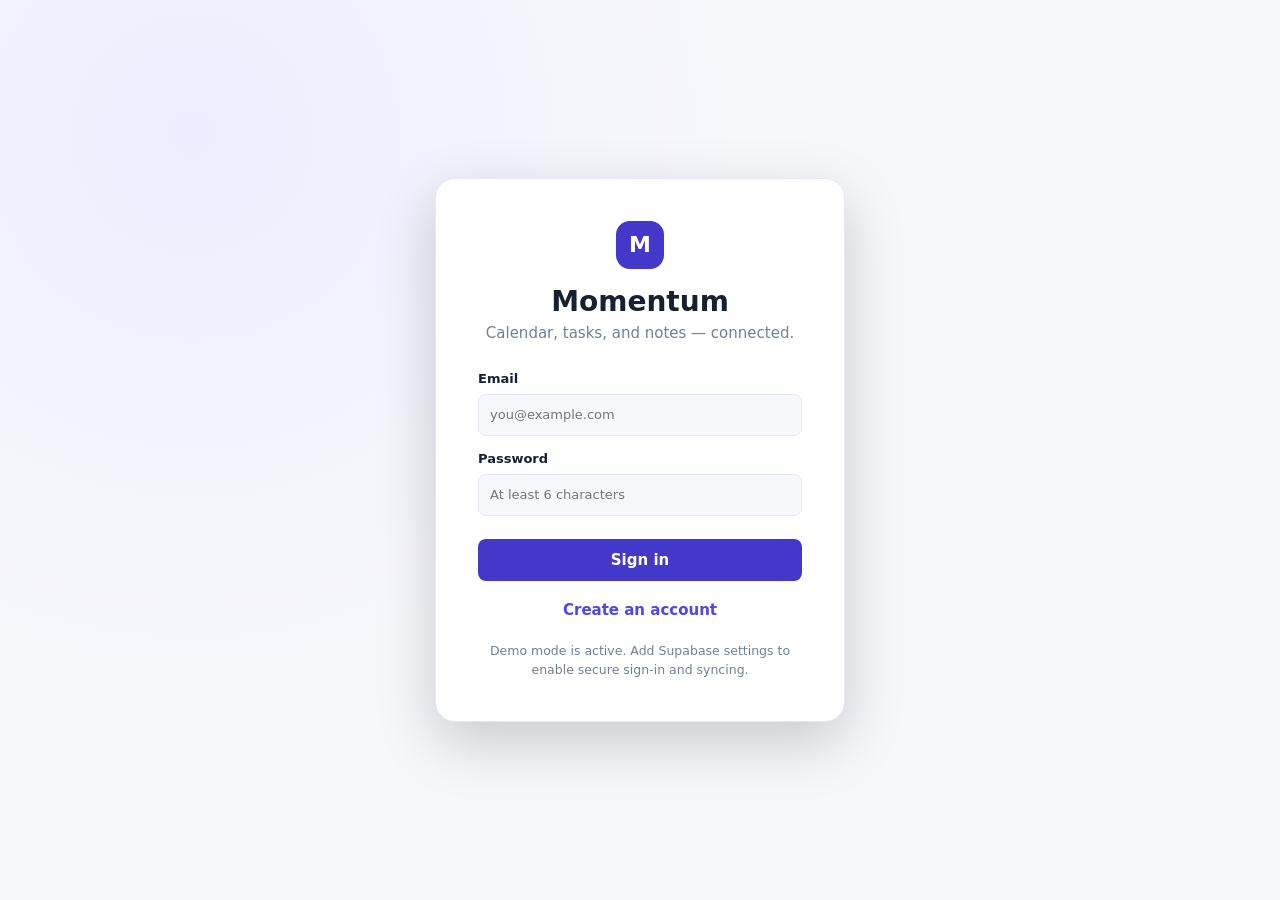
<file: index.html>
<!doctype html>
<html lang="en">
<head>
<meta charset="UTF-8" />
<meta name="viewport" content="width=device-width, initial-scale=1.0" />
<meta name="theme-color" content="#131316" />
<title>Momentum — Sign in</title>
<script>
(function () {
  var t = localStorage.getItem('momentum-theme');
  if (t && t !== 'system') document.documentElement.setAttribute('data-theme', t);
})();
</script>
<link rel="stylesheet" href="styles.css" />
<script src="config.js" onerror="window.PLANNER_CONFIG={supabaseUrl:'',supabaseAnonKey:''}"></script>
</head>
<body>
<section class="auth-shell" id="auth-shell">
<div class="auth-card">
<div class="brand-mark" aria-hidden="true">M</div>
<h1>Momentum</h1>
<p>Calendar, tasks, and notes — connected.</p>
<form id="auth-form">
<label>Email<input id="email" type="email" autocomplete="email" placeholder="you@example.com" required /></label>
<label>Password<input id="password" type="password" autocomplete="current-password" placeholder="At least 6 characters" minlength="6" required /></label>
<button class="primary" type="submit" id="signin-button">Sign in</button>
</form>
<button class="text-button" id="signup-button" type="button">Create an account</button>
<small id="auth-message" role="status" aria-live="polite">Demo mode is active. Add Supabase settings to enable secure sign-in and syncing.</small>
</div>
</section>
<script type="module" src="auth.js"></script>
</body>
</html>
</file>
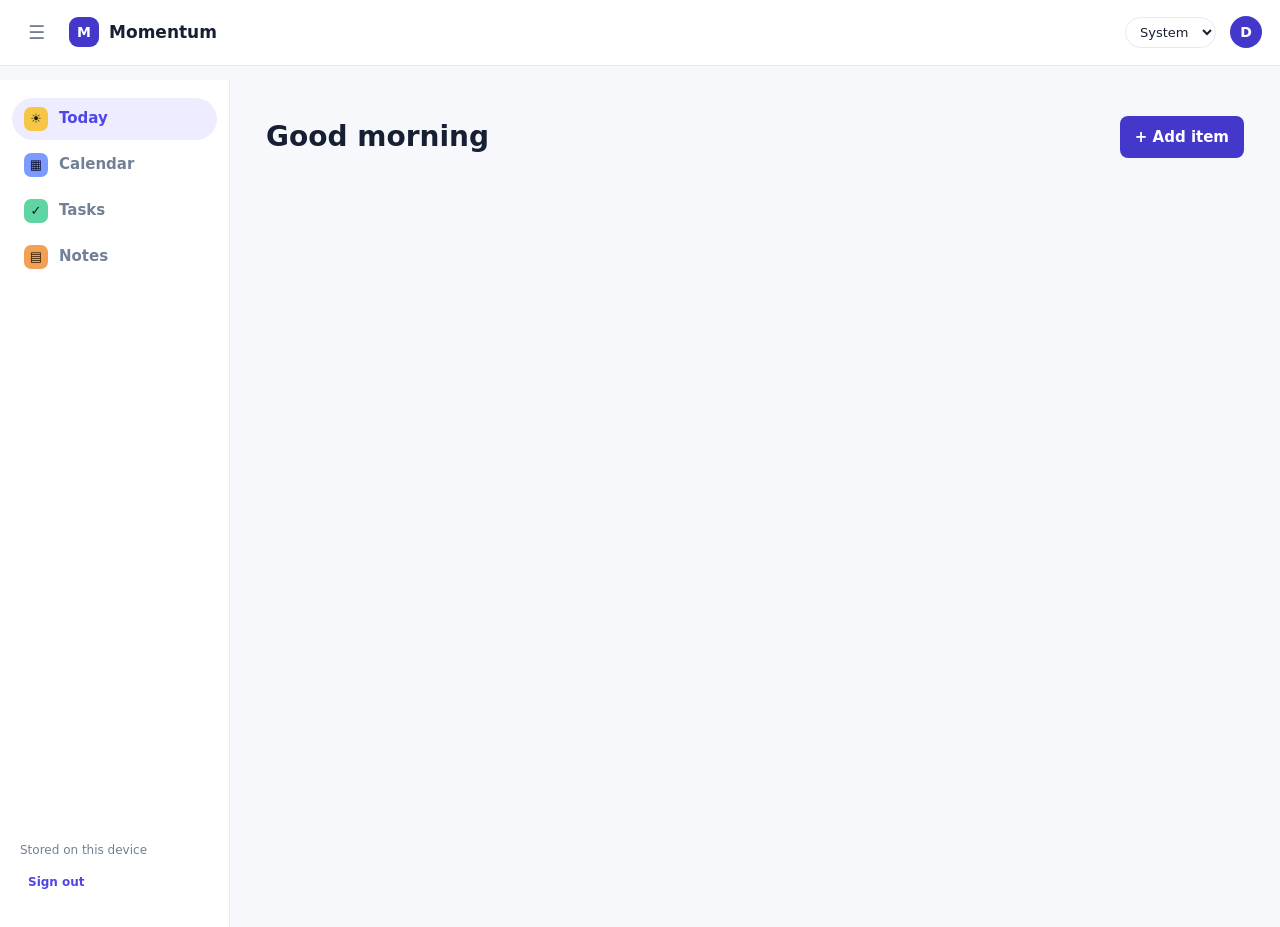
<file: app.html>
<!doctype html>
<html lang="en">
<head>
<meta charset="UTF-8" />
<meta name="viewport" content="width=device-width, initial-scale=1.0" />
<meta name="theme-color" content="#131316" />
<title>Momentum — Your day, in one place</title>
<script>
(function () {
  var t = localStorage.getItem('momentum-theme');
  if (t && t !== 'system') document.documentElement.setAttribute('data-theme', t);
})();
</script>
<link rel="stylesheet" href="styles.css" />
<script src="config.js" onerror="window.PLANNER_CONFIG={supabaseUrl:'',supabaseAnonKey:''}"></script>
</head>
<body>
<header class="topbar">
<button class="icon-button" id="sidebar-toggle" aria-label="Toggle sidebar">☰</button>
<div class="topbar-brand"><span class="brand-mark small" aria-hidden="true">M</span> Momentum</div>
<div class="topbar-spacer"></div>
<select id="theme-select" aria-label="Theme" class="theme-select-top">
<option value="system">System</option>
<option value="light">Light</option>
<option value="dark">Dark</option>
</select>
<span class="avatar" id="user-avatar" aria-hidden="true">D</span>
</header>
<main class="app-shell" id="app-shell">
<aside class="sidebar">
<nav>
<button class="nav-link active" data-view="today" aria-label="Today"><span class="nav-badge badge-today" aria-hidden="true">☀</span> Today</button>
<button class="nav-link" data-view="calendar" aria-label="Calendar"><span class="nav-badge badge-calendar" aria-hidden="true">▦</span> Calendar</button>
<button class="nav-link" data-view="tasks" aria-label="Tasks"><span class="nav-badge badge-tasks" aria-hidden="true">✓</span> Tasks</button>
<button class="nav-link" data-view="notes" aria-label="Notes"><span class="nav-badge badge-notes" aria-hidden="true">▤</span> Notes</button>
</nav>
<div class="sidebar-bottom">
<span id="sync-status">Stored on this device</span>
<button class="text-button" id="signout-button">Sign out</button>
</div>
</aside>
<section class="content">
<header>
<div><p class="eyebrow" id="date-label"></p><h1 id="page-title">Good morning</h1></div>
<button class="primary" id="new-button">+ Add item</button>
</header>
<p id="app-message" class="app-message" role="status" aria-live="polite" hidden></p>
<div id="view-root"></div>
</section>
</main>
<dialog id="item-dialog"><form method="dialog" id="item-form">
<div class="dialog-header"><h2 id="dialog-title">Add task</h2><button value="cancel" class="icon-button" aria-label="Close">×</button></div>
<input id="item-id" type="hidden" />
<input id="item-parent" type="hidden" />
<label>Type<select id="item-type"><option value="task">Task</option><option value="event">Calendar event</option><option value="note">Note</option></select></label>
<label>Title<input id="item-title" required placeholder="What needs your attention?" /></label>
<label id="date-field"><span id="date-field-label">Date</span><input id="item-date" type="date" /></label>
<label id="time-field">Time<input id="item-time" type="time" /></label>
<label id="note-field"><span id="note-field-label">Details</span><textarea id="item-body" rows="5" placeholder="Add context, links, or ideas..."></textarea></label>
<p id="markdown-hint" class="field-hint" hidden>Markdown supported — **bold**, _italic_, `code`, lists, and links.</p>
<label>Tags<input id="item-tags" placeholder="work, urgent, project-x (comma separated)" /></label>

<div id="related-section" class="dialog-section" hidden>
<h3>Related items</h3>
<div id="related-list" class="related-list"></div>
</div>

<div id="subtasks-section" class="dialog-section" hidden>
<h3>Subtasks</h3>
<div id="subtask-list" class="item-list"></div>
<div class="subtask-add">
<input id="subtask-input" placeholder="Add a subtask and press Enter" />
<button type="button" id="subtask-add-button" class="text-button">Add</button>
</div>
</div>

<div class="dialog-actions">
<button type="button" class="text-button danger" id="delete-button" hidden>Delete</button>
<div class="dialog-actions-right">
<button value="cancel">Cancel</button>
<button class="primary" value="default">Save</button>
</div>
</div>
</form></dialog>
<script type="module" src="app.js"></script>
</body>
</html>
</file>
<file: styles.css>
/* ---------------------------------------------------------------------------
   Design tokens — dark-first, inspired by modern dark productivity suites.
   Light and explicit dark/light overrides sit below the system-preference block.
--------------------------------------------------------------------------- */
:root{
  --bg:#131316;--surface:#131316;--card:#232329;--card-hover:#2b2b32;
  --line:#33343b;--ink:#eceef2;--muted:#9498a3;
  --purple:#b39bff;--purple-strong:#8b7aff;--purple-light:#2a2740;
  --danger:#ff8080;--danger-light:#3a1f22;
  --badge-today:#f6c744;--badge-calendar:#7c9bff;--badge-tasks:#5fd5a3;--badge-notes:#f2a154;
}
@media (prefers-color-scheme: light){
  :root:not([data-theme]){
    --bg:#f7f8fc;--surface:#fff;--card:#fff;--card-hover:#f8f8fd;
    --line:#e6e9f0;--ink:#172033;--muted:#718096;
    --purple:#4f46e5;--purple-strong:#4338ca;--purple-light:#eeedff;
    --danger:#dc2626;--danger-light:#fdecec;
  }
}
[data-theme="light"]{
  --bg:#f7f8fc;--surface:#fff;--card:#fff;--card-hover:#f8f8fd;
  --line:#e6e9f0;--ink:#172033;--muted:#718096;
  --purple:#4f46e5;--purple-strong:#4338ca;--purple-light:#eeedff;
  --danger:#dc2626;--danger-light:#fdecec;
}
[data-theme="dark"]{
  --bg:#131316;--surface:#131316;--card:#232329;--card-hover:#2b2b32;
  --line:#33343b;--ink:#eceef2;--muted:#9498a3;
  --purple:#b39bff;--purple-strong:#8b7aff;--purple-light:#2a2740;
  --danger:#ff8080;--danger-light:#3a1f22;
}

*{box-sizing:border-box}
body{margin:0;font:15px/1.5 Inter,ui-sans-serif,system-ui,sans-serif;color:var(--ink);background:var(--bg);transition:background .15s,color .15s}
button,input,textarea,select{font:inherit}
button{cursor:pointer;border:0}
.hidden{display:none}

/* Auth screen ------------------------------------------------------------ */
.auth-shell{min-height:100vh;display:grid;place-items:center;padding:24px;background:radial-gradient(circle at 15% 15%,var(--purple-light),transparent 40%),var(--bg)}
.auth-card{width:min(100%,410px);padding:42px;background:var(--card);border:1px solid var(--line);border-radius:20px;box-shadow:0 20px 60px #00000030;text-align:center}
.brand-mark{display:inline-grid;place-items:center;width:48px;height:48px;border-radius:14px;background:var(--purple-strong);color:#fff;font-weight:800;font-size:22px}
.brand-mark.small{width:30px;height:30px;border-radius:9px;font-size:14px}
.auth-card h1{margin:16px 0 4px}
.auth-card p{margin:0 0 24px;color:var(--muted)}
form{text-align:left}
label{display:grid;gap:6px;margin:13px 0;font-weight:600;font-size:13px}
input,textarea,select{border:1px solid var(--line);border-radius:8px;padding:10px 11px;background:var(--bg);color:var(--ink);font-weight:400}
.primary{background:var(--purple-strong);color:#fff;padding:10px 15px;border-radius:8px;font-weight:700}
.primary:disabled{opacity:.6;cursor:not-allowed}
.auth-card .primary{width:100%;margin:10px 0}
.text-button{background:transparent;color:var(--purple);padding:8px;border-radius:8px;font-weight:650}
.text-button:hover{background:var(--purple-light)}
.text-button:disabled{opacity:.6;cursor:not-allowed;background:none}
.text-button.danger{color:var(--danger)}
small{display:block;color:var(--muted);margin-top:12px}
small.error{color:var(--danger)}

/* Top bar ------------------------------------------------------------------ */
.topbar{display:flex;align-items:center;gap:14px;padding:10px 18px;background:var(--surface);border-bottom:1px solid var(--line);position:sticky;top:0;z-index:2}
.topbar .icon-button{font-size:19px;color:var(--muted);background:transparent;border-radius:8px;padding:8px 10px}
.topbar .icon-button:hover{background:var(--card-hover)}
.topbar-brand{display:flex;align-items:center;gap:10px;font-size:17px;font-weight:800}
.topbar-spacer{flex:1}
.theme-select-top{padding:6px 10px;border-radius:100px;font-size:13px;background:var(--card)}
.avatar{width:32px;height:32px;border-radius:50%;background:var(--purple-strong);color:#fff;display:grid;place-items:center;font-weight:700;font-size:14px}

/* Layout ------------------------------------------------------------------- */
.app-shell{display:grid;grid-template-columns:230px 1fr;min-height:calc(100vh - 53px)}
body.sidebar-hidden .sidebar{display:none}
.sidebar{background:var(--surface);border-right:1px solid var(--line);padding:18px 12px;display:flex;flex-direction:column}
nav{display:grid;gap:4px}
.nav-link{display:flex;align-items:center;gap:11px;padding:9px 12px;text-align:left;background:transparent;border-radius:100px;color:var(--muted);font-weight:650}
.nav-link:hover{background:var(--card-hover)}
.nav-link.active{background:var(--purple-light);color:var(--purple)}
.nav-badge{width:24px;height:24px;border-radius:7px;display:grid;place-items:center;font-size:13px;flex-shrink:0;color:#1a1a1a}
.badge-today{background:var(--badge-today)}
.badge-calendar{background:var(--badge-calendar);color:#0d1030}
.badge-tasks{background:var(--badge-tasks);color:#04241a}
.badge-notes{background:var(--badge-notes);color:#2b1400}
.sidebar-bottom{margin-top:auto;padding:12px 8px;display:grid;gap:8px;color:var(--muted);font-size:12px}
.sidebar-bottom .text-button{text-align:left;padding:6px 8px}

.content{max-width:1200px;width:100%;margin:0 auto;padding:36px}
header{display:flex;justify-content:space-between;align-items:center;margin-bottom:14px}
.eyebrow{margin:0;color:var(--muted);font-weight:650;font-size:13px;text-transform:uppercase;letter-spacing:.06em}
h1{margin:3px 0;font-size:28px;line-height:1.2}

/* Messages / filter banner ------------------------------------------------- */
.app-message{margin:0 0 20px;padding:10px 14px;border-radius:10px;background:var(--purple-light);color:var(--purple);font-size:13px;font-weight:600}
.app-message.error{background:var(--danger-light);color:var(--danger)}
.filter-banner{margin:0 0 16px;padding:8px 14px;border-radius:100px;background:var(--purple-light);color:var(--purple);font-size:13px;display:flex;align-items:center;gap:10px;width:fit-content}

/* Cards + item rows --------------------------------------------------------- */
.grid{display:grid;gap:18px}
.today-grid{grid-template-columns:1.15fr .85fr}
.card{border:1px solid var(--line);background:var(--card);border-radius:16px;padding:20px}
.card h2{font-size:15px;margin:0 0 14px;font-weight:700}
.item-list{display:grid;gap:5px}
.item{display:flex;align-items:center;gap:10px;padding:9px 10px;border-radius:10px;flex-wrap:wrap}
.item:hover{background:var(--card-hover)}
.item-main{flex:1;min-width:160px}
.item-title{font-weight:650}
.item-meta{font-size:12px;color:var(--muted)}
.item-indent{margin-left:29px;padding:7px 10px}
.check{width:19px;height:19px;border:1.5px solid var(--muted);border-radius:50%;background:transparent;flex-shrink:0}
.check.done{background:var(--badge-tasks);border-color:var(--badge-tasks)}
.check.done:after{content:'✓';color:#04241a;font-size:12px;font-weight:700}
.empty,.empty-inline{color:var(--muted);padding:14px 0}
.empty-inline{padding:6px 0;font-size:13px}
.task-group{margin-bottom:4px}
.task-group-meta{padding-left:39px;font-size:12px;color:var(--muted);margin:-1px 0 3px}
.subtask-group{display:grid;gap:3px;margin-top:2px}
.tag-row{margin-top:6px;display:flex;flex-wrap:wrap;gap:6px}
.tag-pill{font-size:11px;padding:3px 10px;border-radius:100px;background:transparent;border:1px solid var(--line);color:var(--muted);font-weight:600}
.tag-pill:hover{border-color:var(--purple);color:var(--purple)}

/* Calendar ------------------------------------------------------------------- */
.calendar-header{display:flex;align-items:center;justify-content:space-between;margin-bottom:14px}
.calendar-header h2{margin:0}
.calendar-header .text-button{width:32px;height:32px;border-radius:50%;padding:0;display:grid;place-items:center;background:var(--card-hover);font-size:16px}
.calendar{display:grid;grid-template-columns:repeat(7,1fr);border-top:1px solid var(--line);border-left:1px solid var(--line);background:var(--card);border-radius:10px;overflow:hidden}
.calendar-day{min-height:118px;border-right:1px solid var(--line);border-bottom:1px solid var(--line);padding:8px}
.day-number{color:var(--muted);font-size:12px}
.event-pill{font-size:12px;background:var(--purple-light);color:var(--purple);border-radius:6px;margin-top:5px;padding:3px 6px;overflow:hidden;white-space:nowrap;cursor:pointer}

/* Notes ------------------------------------------------------------------------ */
.notes{grid-template-columns:repeat(auto-fill,minmax(240px,1fr))}
.note-card{min-height:160px;display:flex;flex-direction:column}
.note-card:nth-of-type(4n+2){background:color-mix(in srgb, var(--card) 82%, #7c9bff 18%)}
.note-card:nth-of-type(4n+3){background:color-mix(in srgb, var(--card) 85%, var(--badge-notes) 15%)}
.note-card:nth-of-type(4n){background:color-mix(in srgb, var(--card) 85%, var(--badge-tasks) 15%)}
.markdown-body{margin:8px 0;color:var(--ink);font-size:14px;overflow-wrap:break-word}
.markdown-body p{margin:0 0 8px}
.markdown-body ul,.markdown-body ol{margin:0 0 8px;padding-left:20px}
.markdown-body code{background:var(--bg);padding:1px 5px;border-radius:4px;font-size:12px}
.markdown-body a{color:var(--purple)}
.note-card time{margin-top:auto;font-size:12px;color:var(--muted)}
.note-card-actions{display:flex;gap:6px;margin-top:8px}
.field-hint{margin:-8px 0 10px;font-size:12px;color:var(--muted)}

/* Dialog ------------------------------------------------------------------------ */
dialog{border:0;border-radius:16px;padding:0;width:min(92vw,480px);max-height:88vh;overflow-y:auto;box-shadow:0 18px 80px #0007;background:var(--card);color:var(--ink)}
dialog::backdrop{background:#00000066}
dialog form{padding:22px}
.dialog-header{display:flex;align-items:center;justify-content:space-between}
.dialog-header h2{margin:0}
.dialog-section{border-top:1px solid var(--line);margin-top:16px;padding-top:14px}
.dialog-section h3{margin:0 0 10px;font-size:12px;color:var(--muted);text-transform:uppercase;letter-spacing:.05em;font-weight:700}
.related-list{display:flex;flex-wrap:wrap;gap:6px}
.related-chip{font-size:12px;padding:5px 10px;border-radius:100px;background:var(--purple-light);color:var(--purple);font-weight:600}
.subtask-add{display:flex;gap:8px;margin-top:8px}
.subtask-add input{flex:1;margin:0}
.dialog-actions{margin-top:20px;display:flex;align-items:center;justify-content:space-between;gap:10px}
.dialog-actions-right{display:flex;gap:10px}
.dialog-actions button:not(.primary):not(.danger){padding:10px 15px;background:var(--card-hover);border-radius:8px;color:var(--ink)}
.icon-button{font-size:22px;background:transparent;color:var(--muted)}

/* Mobile ------------------------------------------------------------------------ */
@media(max-width:720px){
  .app-shell{grid-template-columns:1fr}
  .sidebar{position:sticky;top:53px;z-index:1;padding:8px;flex-direction:row;align-items:center;border-bottom:1px solid var(--line)}
  nav{display:flex;flex:1}
  .nav-link{font-size:0;padding:8px;gap:0;justify-content:center;flex:1}
  .nav-badge{margin:0 auto}
  .sidebar-bottom{display:none}
  .topbar-brand span:last-child{display:none}
  .content{padding:22px 16px}
  .today-grid{grid-template-columns:1fr}
  .calendar-day{min-height:78px;padding:4px}
  .event-pill{font-size:10px}
}
</file>
